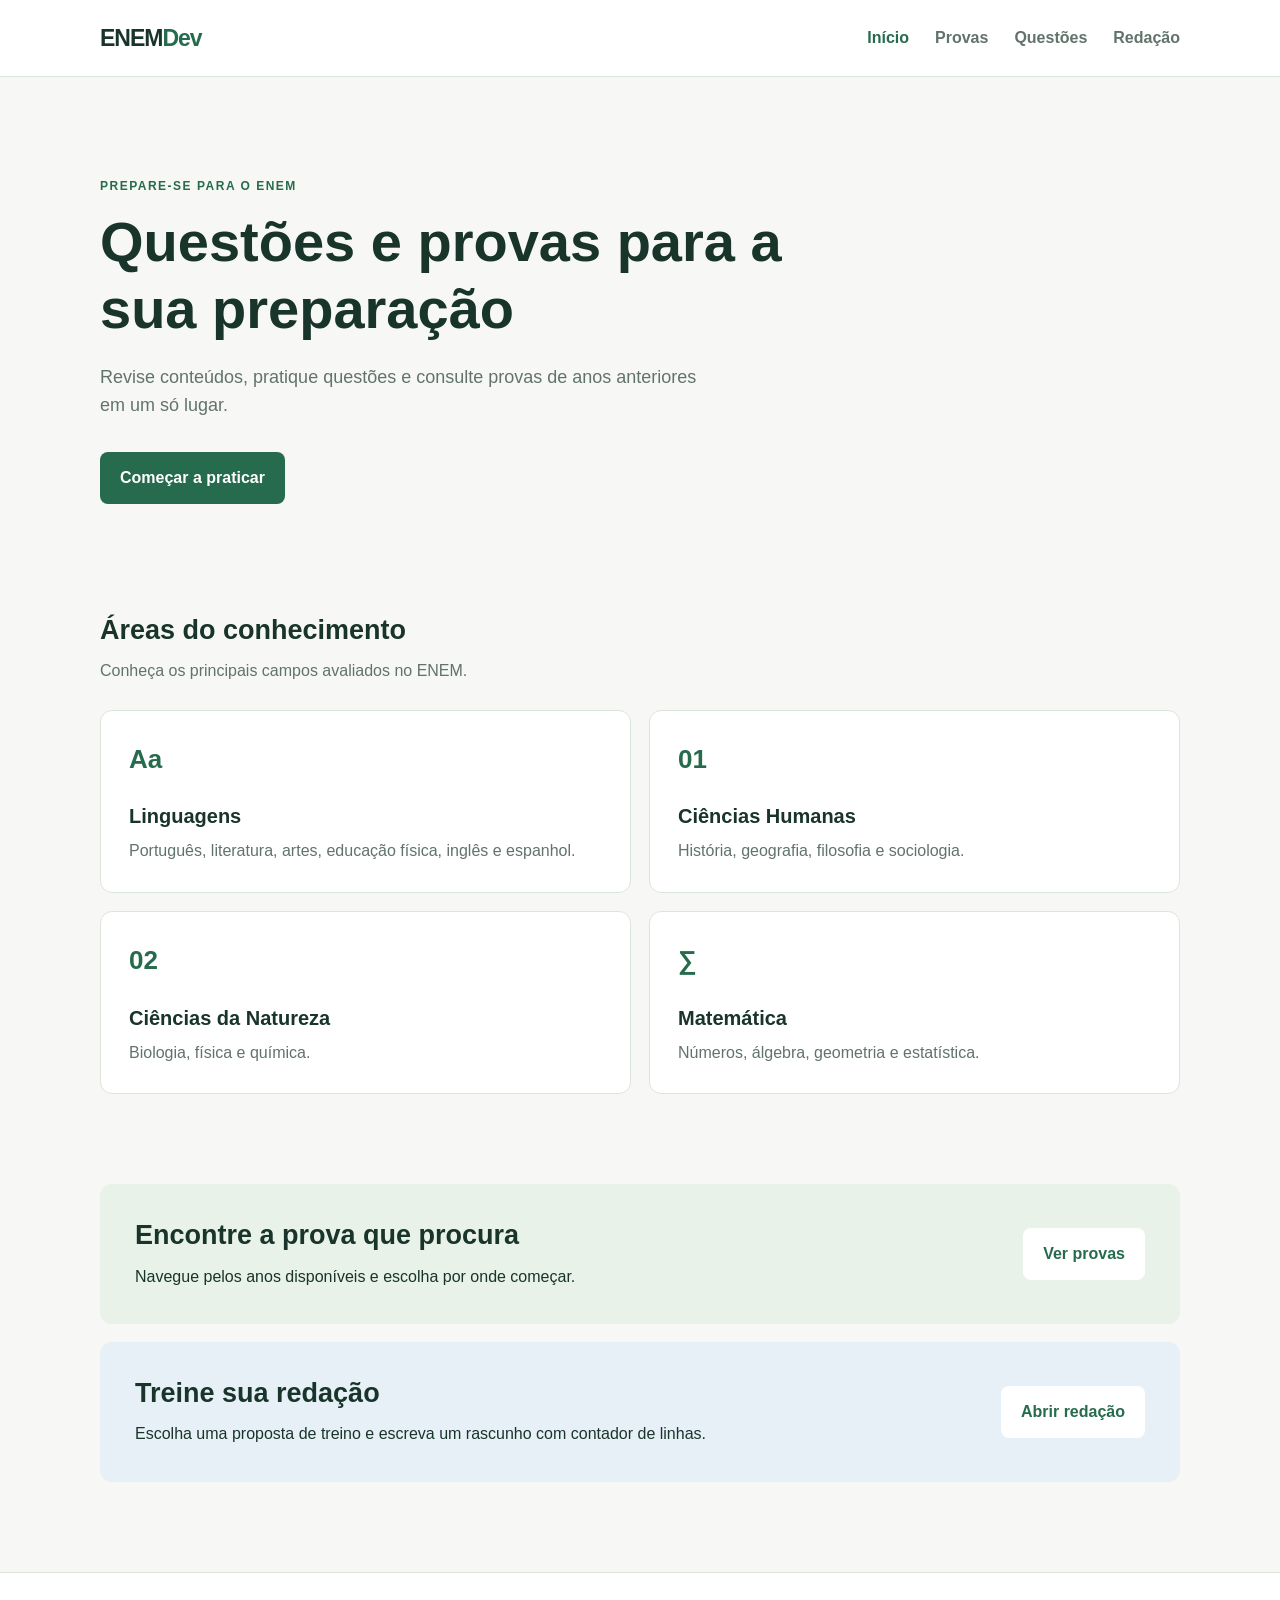
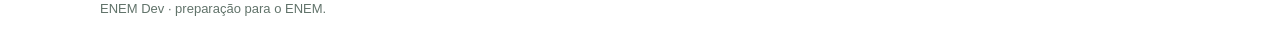
<file: index.html>
<!doctype html>
<html lang="pt-BR">
  <head>
    <meta charset="UTF-8" />
    <meta http-equiv="refresh" content="0; url=web/home.html" />
    <title>ENEM Dev</title>
  </head>
  <body>
    <p><a href="web/home.html">Abrir home</a></p>
  </body>
</html>
</file>
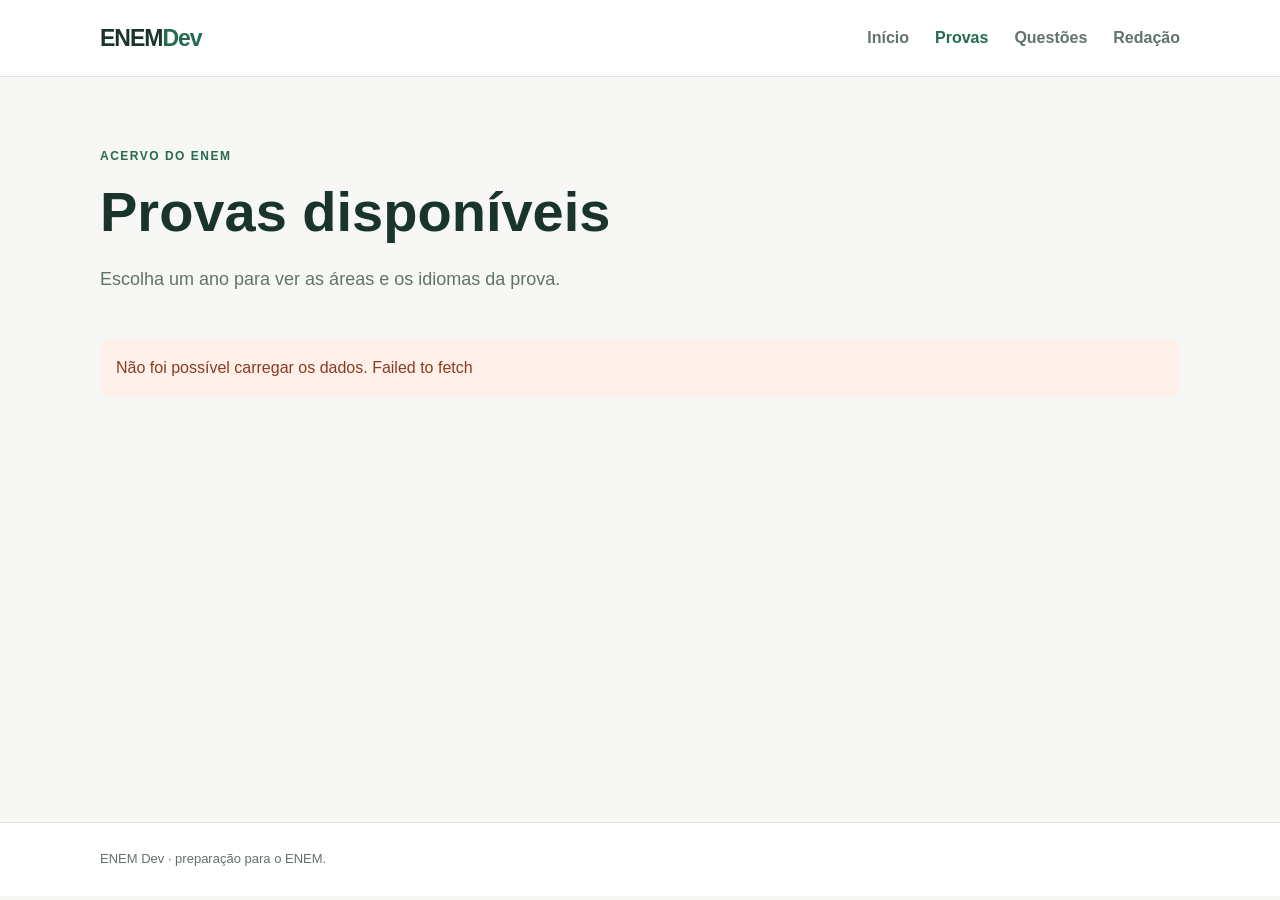
<file: web/enem.html>
<!DOCTYPE html>
<html lang="pt-BR">

<head>
  <meta charset="UTF-8">
  <meta name="viewport" content="width=device-width, initial-scale=1.0">
  <title>Provas | ENEM Dev</title>
  <link rel="stylesheet" href="style.css">
  <script src="script.js" defer></script>
</head>

<body data-page="provas">
  <header class="site-header">
    <div class="container header-content">
      <a class="logo" href="home.html">ENEM<span>Dev</span></a>

      <nav aria-label="Navegação principal">
        <a href="home.html">Início</a>
        <a class="active" href="enem.html">Provas</a>
        <a href="questoes.html">Questões</a>
        <a href="redacao.html">Redação</a>
      </nav>
    </div>
  </header>

  <main class="container page-content">
    <section class="page-heading">
      <p class="tag">ACERVO DO ENEM</p>
      <h1>Provas disponíveis</h1>
      <p>Escolha um ano para ver as áreas e os idiomas da prova.</p>
    </section>

    <p id="provas-status" class="status" role="status">Carregando provas...</p>
    <div id="lista-provas" class="exam-grid"></div>

    <section id="detalhes-prova" class="detail-box" hidden>
      <h2 id="titulo-prova"></h2>
      <p id="info-prova"></p>
      <div id="areas-prova" class="chips"></div>
      <a id="link-questoes" class="button" href="questoes.html">Ver questões da prova</a>
    </section>
  </main>

  <footer class="site-footer">
    <div class="container">
      ENEM Dev · preparação para o ENEM.
    </div>
  </footer>
</body>

</html>
</file>
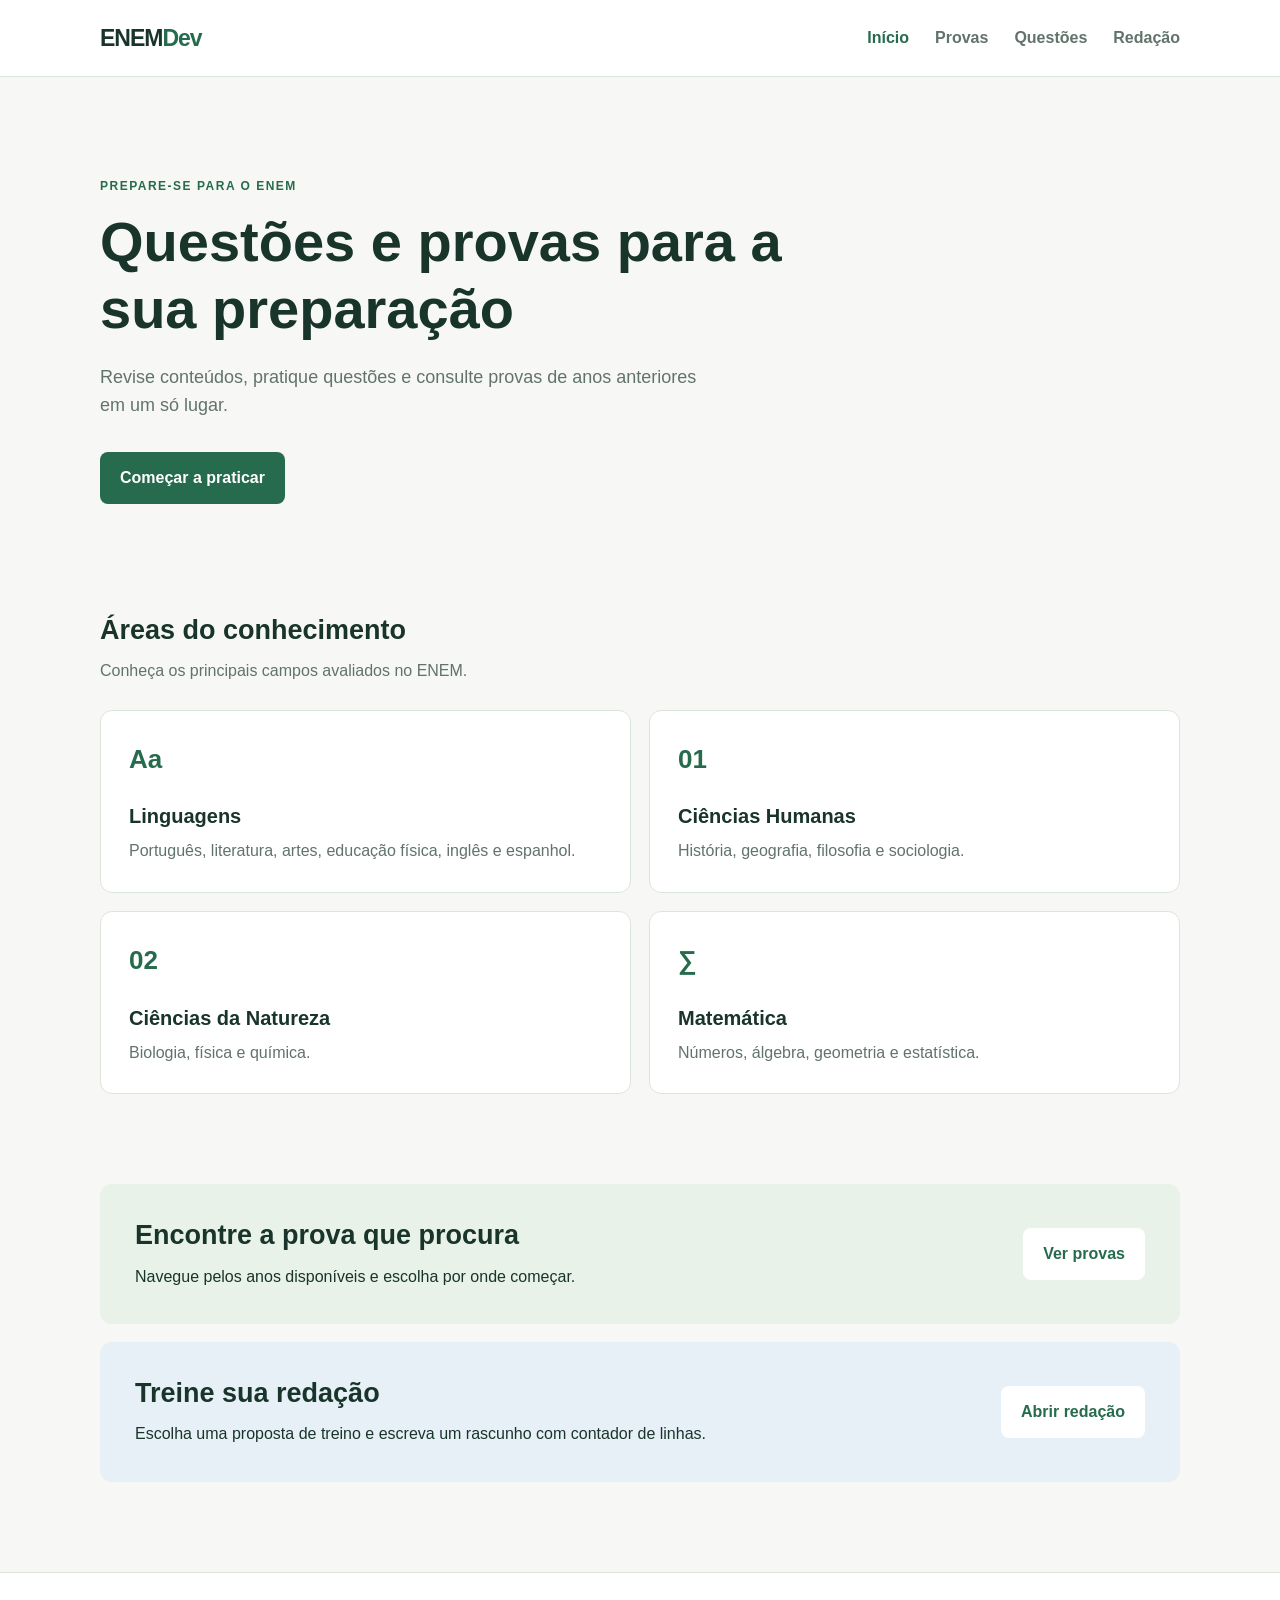
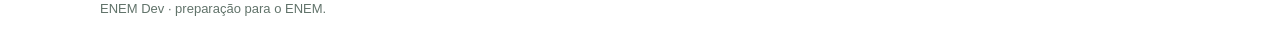
<file: web/home.html>
<!DOCTYPE html>
<html lang="pt-BR">

<head>
  <meta charset="UTF-8">
  <meta name="viewport" content="width=device-width, initial-scale=1.0">
  <meta name="description" content="Pratique com provas e questões de anos anteriores do ENEM.">
  <title>Início | ENEM Dev</title>
  <link rel="stylesheet" href="style.css">
</head>

<body>
  <header class="site-header">
    <div class="container header-content">
      <a class="logo" href="home.html">ENEM<span>Dev</span></a>

      <nav aria-label="Navegação principal">
        <a class="active" href="home.html">Início</a>
        <a href="enem.html">Provas</a>
        <a href="questoes.html">Questões</a>
        <a href="redacao.html">Redação</a>
      </nav>
    </div>
  </header>

  <main class="container">
    <section class="intro">
      <p class="tag">PREPARE-SE PARA O ENEM</p>
      <h1>Questões e provas para a sua preparação</h1>
      <p>
        Revise conteúdos, pratique questões e consulte provas de anos anteriores
        em um só lugar.
      </p>
      <a class="button" href="questoes.html">Começar a praticar</a>
    </section>

    <section class="section">
      <div class="section-title">
        <h2>Áreas do conhecimento</h2>
        <p>Conheça os principais campos avaliados no ENEM.</p>
      </div>

      <div class="area-grid">
        <article class="area-card">
          <span class="area-icon">Aa</span>
          <h3>Linguagens</h3>
          <p>Português, literatura, artes, educação física, inglês e espanhol.</p>
        </article>

        <article class="area-card">
          <span class="area-icon">01</span>
          <h3>Ciências Humanas</h3>
          <p>História, geografia, filosofia e sociologia.</p>
        </article>

        <article class="area-card">
          <span class="area-icon">02</span>
          <h3>Ciências da Natureza</h3>
          <p>Biologia, física e química.</p>
        </article>

        <article class="area-card">
          <span class="area-icon">∑</span>
          <h3>Matemática</h3>
          <p>Números, álgebra, geometria e estatística.</p>
        </article>
      </div>
    </section>

    <section class="simple-banner proof-banner">
      <div>
        <h2>Encontre a prova que procura</h2>
        <p>Navegue pelos anos disponíveis e escolha por onde começar.</p>
      </div>
      <a class="button button-light" href="enem.html">Ver provas</a>
    </section>

    <section class="simple-banner writing-banner">
      <div>
        <h2>Treine sua redação</h2>
        <p>Escolha uma proposta de treino e escreva um rascunho com contador de linhas.</p>
      </div>
      <a class="button button-light" href="redacao.html">Abrir redação</a>
    </section>
  </main>

  <footer class="site-footer">
    <div class="container">
      ENEM Dev · preparação para o ENEM.
    </div>
  </footer>
</body>

</html>
</file>
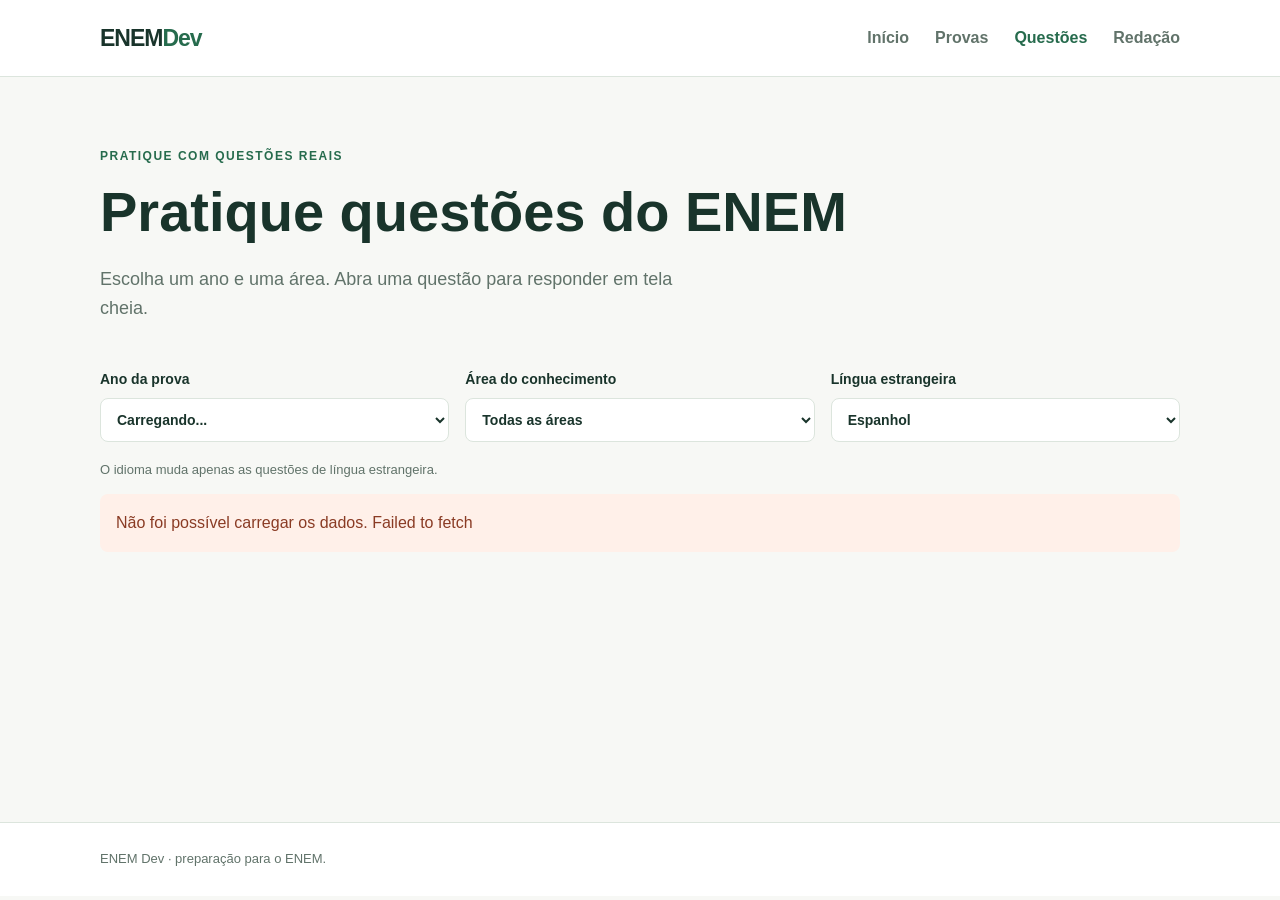
<file: web/questoes.html>
<!DOCTYPE html>
<html lang="pt-BR">

<head>
  <meta charset="UTF-8">
  <meta name="viewport" content="width=device-width, initial-scale=1.0">
  <title>Questões | ENEM Dev</title>
  <link rel="stylesheet" href="style.css">
  <script src="script.js" defer></script>
</head>

<body data-page="questoes">
  <header class="site-header">
    <div class="container header-content">
      <a class="logo" href="home.html">ENEM<span>Dev</span></a>

      <nav aria-label="Navegação principal">
        <a href="home.html">Início</a>
        <a href="enem.html">Provas</a>
        <a class="active" href="questoes.html">Questões</a>
        <a href="redacao.html">Redação</a>
      </nav>
    </div>
  </header>

  <main class="container page-content">
    <section class="page-heading">
      <p class="tag">PRATIQUE COM QUESTÕES REAIS</p>
      <h1>Pratique questões do ENEM</h1>
      <p>Escolha um ano e uma área. Abra uma questão para responder em tela cheia.</p>
    </section>

    <section class="filters" aria-label="Filtros das questões">
      <label>
        Ano da prova
        <select id="ano">
          <option value="">Carregando...</option>
        </select>
      </label>

      <label>
        Área do conhecimento
        <select id="area">
          <option value="todas">Todas as áreas</option>
          <option value="linguagens">Linguagens</option>
          <option value="ciencias-humanas">Ciências Humanas</option>
          <option value="ciencias-natureza">Ciências da Natureza</option>
          <option value="matematica">Matemática</option>
        </select>
      </label>

      <label>
        Língua estrangeira
        <select id="idioma">
          <option value="espanhol">Espanhol</option>
          <option value="ingles">Inglês</option>
        </select>
      </label>
    </section>

    <p class="note">O idioma muda apenas as questões de língua estrangeira.</p>
    <p id="questoes-status" class="status" role="status">Carregando questões...</p>
    <div id="lista-questoes" class="question-list"></div>

    <div id="paginacao" class="pagination" hidden>
      <button id="anterior" type="button">← Anterior</button>
      <span id="pagina-atual"></span>
      <button id="proxima" type="button">Próxima →</button>
    </div>

    <dialog id="questao-aberta" class="question-detail" aria-labelledby="titulo-questao">
      <div class="question-topbar">
        <div class="question-topbar-inner">
          <span id="posicao-questao"></span>

          <div class="question-topbar-actions">
            <button id="questao-anterior" class="secondary-button" type="button" hidden>← Anterior</button>
            <button id="proxima-questao" class="button" type="button" hidden>Próxima →</button>
            <button id="fechar-questao" class="close-button" type="button" aria-label="Fechar questão">×</button>
          </div>
        </div>
      </div>

      <div class="question-content">
        <h2 id="titulo-questao"></h2>
        <div id="enunciado"></div>
        <div id="alternativas"></div>
        <p id="resposta" class="answer-message" role="status" hidden></p>
        <p id="fim-questoes" class="question-end" hidden>Você chegou ao fim das questões desta seleção.</p>
      </div>
    </dialog>
  </main>

  <footer class="site-footer">
    <div class="container">
      ENEM Dev · preparação para o ENEM.
    </div>
  </footer>
</body>

</html>
</file>
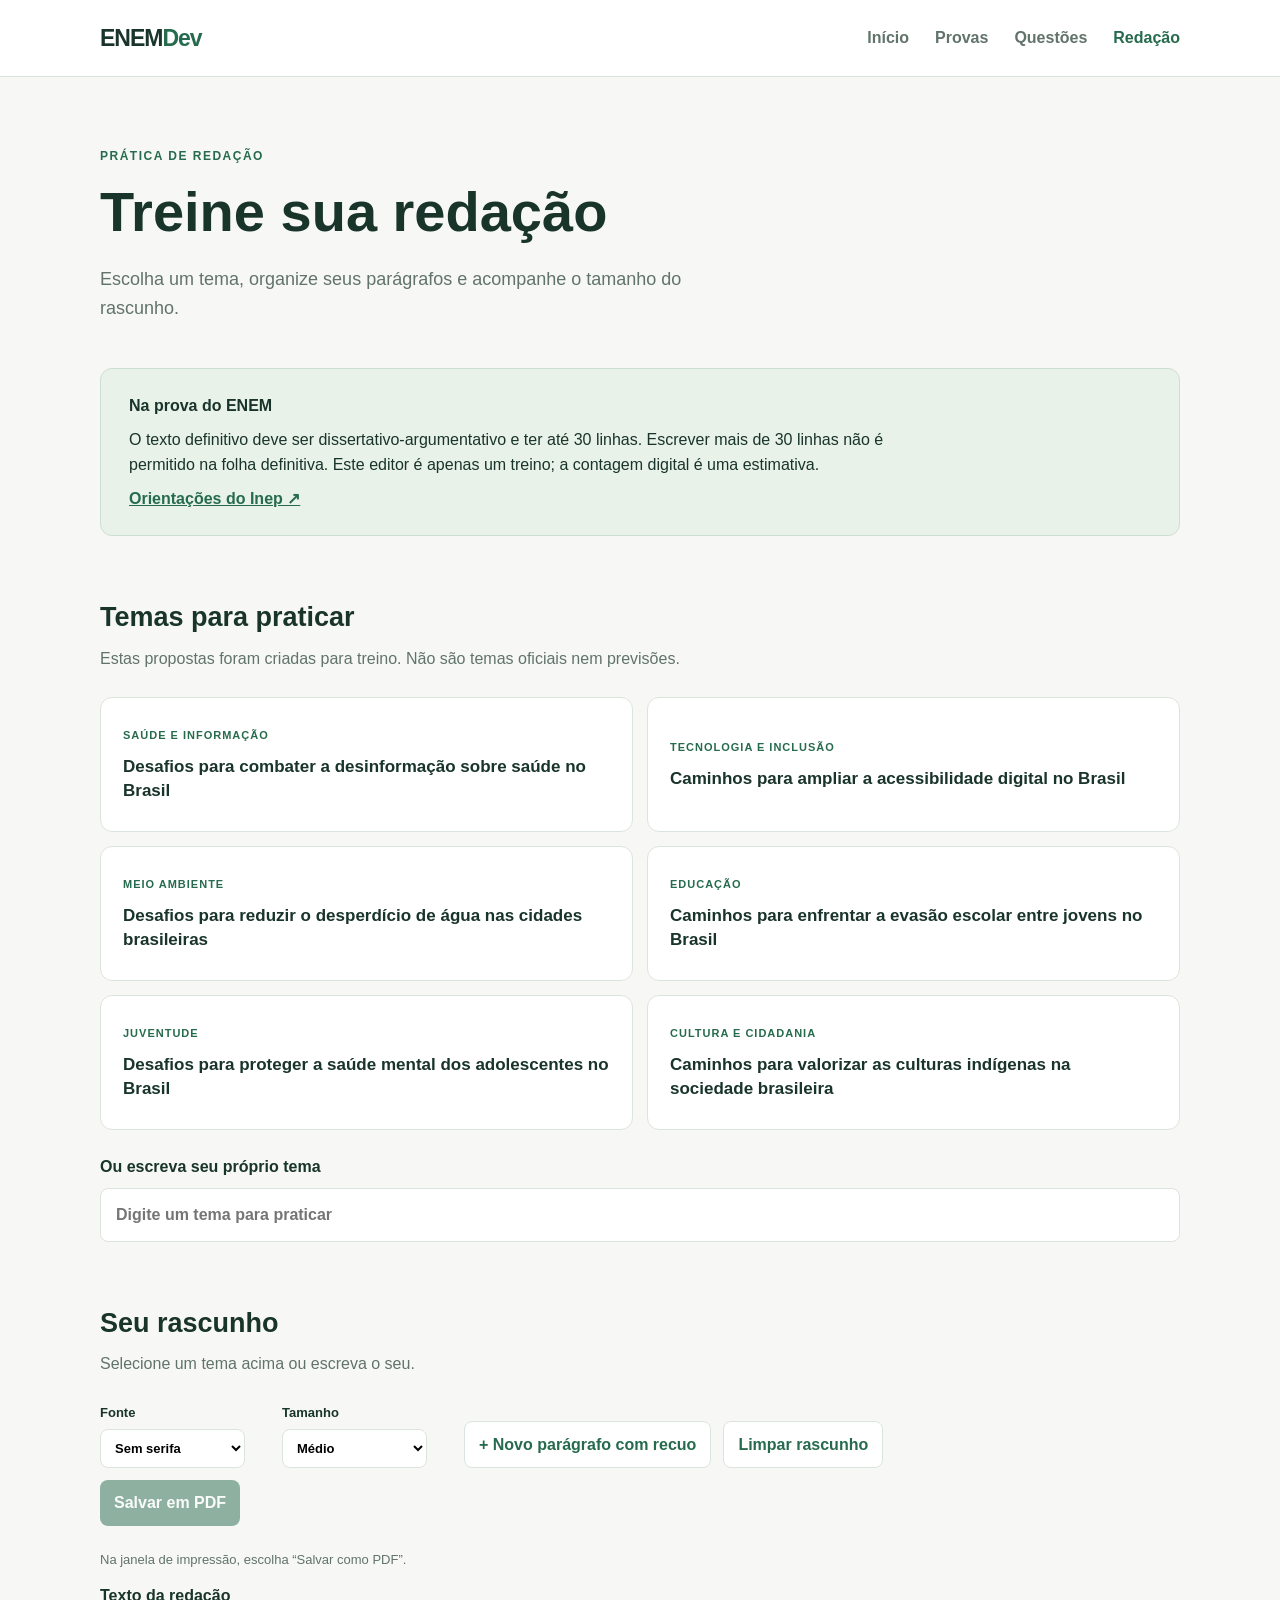
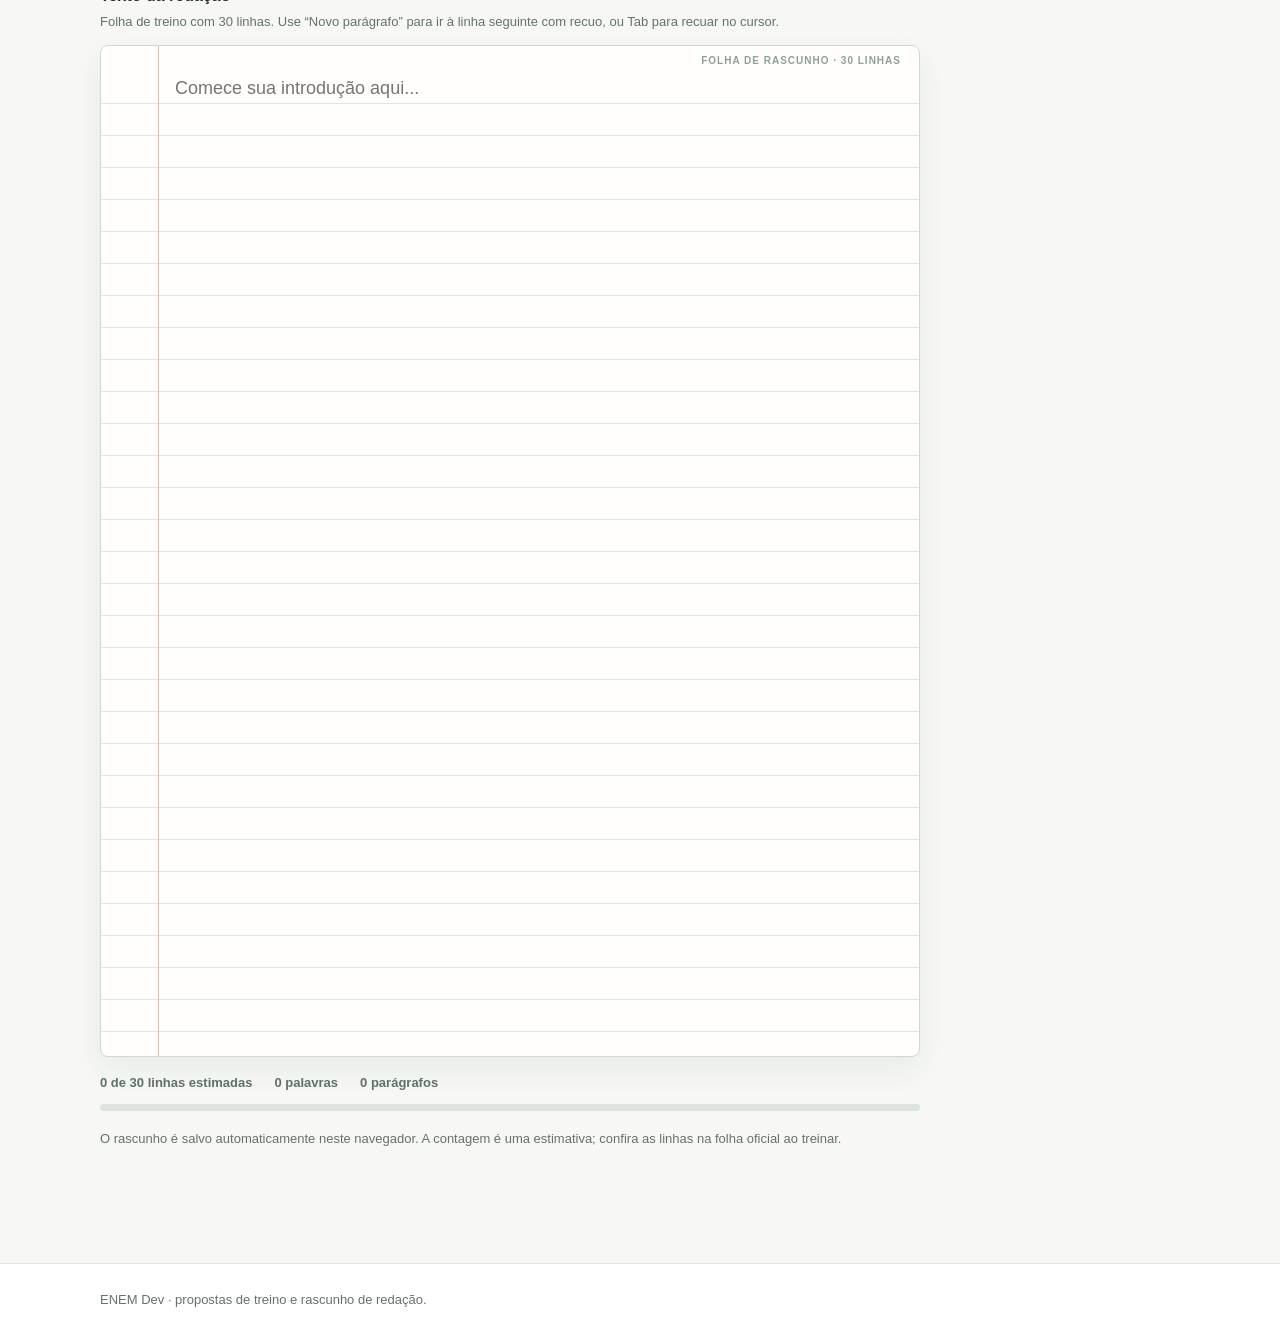
<file: web/redacao.html>
<!DOCTYPE html>
<html lang="pt-BR">

<head>
  <meta charset="UTF-8">
  <meta name="viewport" content="width=device-width, initial-scale=1.0">
  <meta name="description" content="Escolha um tema de treino e escreva um rascunho de redação para o ENEM.">
  <title>Redação | ENEM Dev</title>
  <link rel="stylesheet" href="style.css">
  <script src="redacao.js" defer></script>
</head>

<body>
  <header class="site-header">
    <div class="container header-content">
      <a class="logo" href="home.html">ENEM<span>Dev</span></a>

      <nav aria-label="Navegação principal">
        <a href="home.html">Início</a>
        <a href="enem.html">Provas</a>
        <a href="questoes.html">Questões</a>
        <a class="active" href="redacao.html">Redação</a>
      </nav>
    </div>
  </header>

  <main class="container page-content">
    <section class="page-heading">
      <p class="tag">PRÁTICA DE REDAÇÃO</p>
      <h1>Treine sua redação</h1>
      <p>Escolha um tema, organize seus parágrafos e acompanhe o tamanho do rascunho.</p>
    </section>

    <section class="writing-info" aria-label="Informação sobre a prova">
      <strong>Na prova do ENEM</strong>
      <p>
        O texto definitivo deve ser dissertativo-argumentativo e ter até 30 linhas.
        Escrever mais de 30 linhas não é permitido na folha definitiva.
        Este editor é apenas um treino; a contagem digital é uma estimativa.
      </p>
      <a href="https://www.gov.br/inep/pt-br/centrais-de-conteudo/noticias/enem/enem-2026-cartilha-da-redacao-esta-disponivel"
         target="_blank" rel="noopener noreferrer">Orientações do Inep ↗</a>
    </section>

    <section class="section writing-section" aria-labelledby="temas-titulo">
      <div class="section-title">
        <h2 id="temas-titulo">Temas para praticar</h2>
        <p>Estas propostas foram criadas para treino. Não são temas oficiais nem previsões.</p>
      </div>

      <div class="theme-grid" id="lista-temas">
        <button class="theme-card" type="button" data-tema="Desafios para combater a desinformação sobre saúde no Brasil" aria-pressed="false">
          <span>SAÚDE E INFORMAÇÃO</span>
          <strong>Desafios para combater a desinformação sobre saúde no Brasil</strong>
        </button>

        <button class="theme-card" type="button" data-tema="Caminhos para ampliar a acessibilidade digital no Brasil" aria-pressed="false">
          <span>TECNOLOGIA E INCLUSÃO</span>
          <strong>Caminhos para ampliar a acessibilidade digital no Brasil</strong>
        </button>

        <button class="theme-card" type="button" data-tema="Desafios para reduzir o desperdício de água nas cidades brasileiras" aria-pressed="false">
          <span>MEIO AMBIENTE</span>
          <strong>Desafios para reduzir o desperdício de água nas cidades brasileiras</strong>
        </button>

        <button class="theme-card" type="button" data-tema="Caminhos para enfrentar a evasão escolar entre jovens no Brasil" aria-pressed="false">
          <span>EDUCAÇÃO</span>
          <strong>Caminhos para enfrentar a evasão escolar entre jovens no Brasil</strong>
        </button>

        <button class="theme-card" type="button" data-tema="Desafios para proteger a saúde mental dos adolescentes no Brasil" aria-pressed="false">
          <span>JUVENTUDE</span>
          <strong>Desafios para proteger a saúde mental dos adolescentes no Brasil</strong>
        </button>

        <button class="theme-card" type="button" data-tema="Caminhos para valorizar as culturas indígenas na sociedade brasileira" aria-pressed="false">
          <span>CULTURA E CIDADANIA</span>
          <strong>Caminhos para valorizar as culturas indígenas na sociedade brasileira</strong>
        </button>
      </div>

      <label class="custom-theme" for="tema-livre">
        Ou escreva seu próprio tema
        <input id="tema-livre" type="text" maxlength="180" placeholder="Digite um tema para praticar">
      </label>
    </section>

    <section class="section writing-section" aria-labelledby="rascunho-titulo">
      <div class="section-title">
        <h2 id="rascunho-titulo">Seu rascunho</h2>
        <p id="tema-selecionado">Selecione um tema acima ou escreva o seu.</p>
      </div>

      <div class="editor-toolbar">
        <label for="fonte">Fonte
          <select id="fonte">
            <option value="arial">Sem serifa</option>
            <option value="georgia">Com serifa</option>
            <option value="mono">Monoespaçada</option>
          </select>
        </label>

        <label for="tamanho">Tamanho
          <select id="tamanho">
            <option value="16">Pequeno</option>
            <option value="18" selected>Médio</option>
            <option value="20">Grande</option>
          </select>
        </label>

        <button id="novo-paragrafo" class="secondary-button" type="button">+ Novo parágrafo com recuo</button>
        <button id="limpar-rascunho" class="secondary-button" type="button">Limpar rascunho</button>
        <button id="salvar-pdf" class="button" type="button" aria-describedby="ajuda-pdf">Salvar em PDF</button>
      </div>

      <p id="ajuda-pdf" class="editor-hint">Na janela de impressão, escolha “Salvar como PDF”.</p>

      <label class="editor-label" for="rascunho">Texto da redação</label>
      <p class="editor-hint">Folha de treino com 30 linhas. Use “Novo parágrafo” para ir à linha seguinte com recuo, ou Tab para recuar no cursor.</p>

      <div class="writing-sheet">
        <div class="paper">
          <textarea id="rascunho" spellcheck="true" aria-describedby="editor-limite"
                    placeholder="Comece sua introdução aqui..."></textarea>
        </div>

        <div class="editor-stats">
          <span id="contador-linhas">0 de 30 linhas estimadas</span>
          <span id="contador-palavras">0 palavras</span>
          <span id="contador-paragrafos">0 parágrafos</span>
        </div>

        <div class="line-progress" aria-hidden="true"><span id="progresso-linhas"></span></div>

        <p id="aviso-linhas" class="line-warning" role="status" hidden>
          Seu texto passou de 30 linhas estimadas. No ENEM, a redação definitiva
          deve caber em até 30 linhas; texto além disso não é permitido.
        </p>

        <p id="editor-limite" class="note">
          O rascunho é salvo automaticamente neste navegador. A contagem é uma estimativa;
          confira as linhas na folha oficial ao treinar.
        </p>
      </div>
    </section>
  </main>

  <footer class="site-footer">
    <div class="container">ENEM Dev · propostas de treino e rascunho de redação.</div>
  </footer>

  <article id="rascunho-pdf" class="print-draft">
    <h1 id="pdf-tema"></h1>
    <div id="pdf-texto" class="print-draft-text"></div>
  </article>
</body>

</html>
</file>
<file: web/style.css>
:root {
  --background: #f7f8f5;
  --surface: #ffffff;
  --text: #19342b;
  --muted: #61736a;
  --border: #dce5dd;
  --green: #266b4d;
  --light-green: #e8f2e8;
}

* {
  box-sizing: border-box;
}

body {
  margin: 0;
  background: var(--background);
  color: var(--text);
  font-family: Arial, Helvetica, sans-serif;
  line-height: 1.6;
}

button,
select {
  font: inherit;
}

a {
  color: inherit;
  text-decoration: none;
}

img {
  max-width: 100%;
  height: auto;
}

[hidden] {
  display: none !important;
}

.container {
  width: min(1080px, calc(100% - 40px));
  margin: 0 auto;
}

.site-header {
  background: var(--surface);
  border-bottom: 1px solid var(--border);
}

.header-content {
  min-height: 76px;
  display: flex;
  align-items: center;
  justify-content: space-between;
  gap: 24px;
}

.logo {
  font-size: 23px;
  font-weight: 800;
  letter-spacing: -1px;
}

.logo span {
  color: var(--green);
}

nav {
  display: flex;
  gap: 26px;
}

nav a {
  color: var(--muted);
  font-weight: 600;
}

nav a:hover,
nav a.active {
  color: var(--green);
}

h1,
h2,
h3 {
  line-height: 1.2;
}

h1 {
  font-size: clamp(36px, 5vw, 56px);
  margin: 12px 0 20px;
}

h2 {
  font-size: 27px;
  margin: 0 0 12px;
}

h3 {
  font-size: 20px;
  margin: 0 0 10px;
}

p {
  margin-top: 0;
}

.tag {
  color: var(--green);
  font-size: 12px;
  font-weight: 800;
  letter-spacing: 1.5px;
}

.intro {
  padding: 100px 0 110px;
  max-width: 720px;
}

.intro > p:not(.tag),
.page-heading > p:not(.tag) {
  color: var(--muted);
  font-size: 18px;
  max-width: 620px;
}

.button {
  display: inline-block;
  border: 0;
  border-radius: 8px;
  background: var(--green);
  color: white;
  padding: 13px 20px;
  font-weight: 700;
  cursor: pointer;
}

.button:hover {
  background: #1b523a;
}

.intro .button {
  margin-top: 14px;
}

.section {
  padding-bottom: 90px;
}

.section-title {
  margin-bottom: 26px;
}

.section-title p,
.note {
  color: var(--muted);
}

.area-grid {
  display: grid;
  grid-template-columns: repeat(2, 1fr);
  gap: 18px;
}

.area-card,
.exam-card,
.question-card,
.detail-box {
  background: var(--surface);
  border: 1px solid var(--border);
  border-radius: 12px;
}

.area-card {
  padding: 28px;
}

.exam-card:hover,
.question-card:hover {
  border-color: var(--green);
}

.area-icon {
  display: inline-block;
  margin-bottom: 24px;
  color: var(--green);
  font-size: 26px;
  font-weight: 800;
}

.area-card p {
  color: var(--muted);
  margin-bottom: 0;
}

.note {
  font-size: 13px;
  margin-top: 18px;
}

.simple-banner {
  display: flex;
  justify-content: space-between;
  align-items: center;
  gap: 25px;
  margin-bottom: 90px;
  padding: 35px;
  border-radius: 12px;
  background: var(--light-green);
}

.simple-banner p {
  margin-bottom: 0;
}

.proof-banner {
  margin-bottom: 18px;
}

.writing-banner {
  background: #e7f0f7;
}

.button-light {
  background: white;
  color: var(--green);
  white-space: nowrap;
}

.button-light:hover {
  background: #f5faf5;
}

.page-content {
  min-height: calc(100vh - 155px);
  padding-top: 70px;
  padding-bottom: 100px;
}

.page-heading {
  margin-bottom: 45px;
}

.status {
  padding: 16px;
  border-radius: 8px;
  background: var(--light-green);
  color: var(--green);
}

.status.error {
  background: #fff0e9;
  color: #8a3b24;
}

.exam-grid {
  display: grid;
  grid-template-columns: repeat(3, 1fr);
  gap: 16px;
}

.exam-card {
  padding: 25px;
  text-align: left;
  cursor: pointer;
}

.exam-card strong {
  display: block;
  font-size: 26px;
  margin-bottom: 10px;
}

.exam-card span {
  color: var(--muted);
  font-size: 14px;
}

.detail-box {
  margin-top: 35px;
  padding: 30px;
  scroll-margin-top: 24px;
}

.detail-box p {
  color: var(--muted);
}

.chips {
  display: flex;
  flex-wrap: wrap;
  gap: 8px;
  margin: 22px 0 28px;
}

.chips span {
  border-radius: 30px;
  background: var(--light-green);
  padding: 8px 12px;
  color: var(--green);
  font-size: 13px;
  font-weight: 700;
}

.filters {
  display: grid;
  grid-template-columns: repeat(3, 1fr);
  gap: 16px;
}

.filters label {
  font-size: 14px;
  font-weight: 700;
}

.filters select {
  display: block;
  width: 100%;
  margin-top: 8px;
  padding: 12px;
  border: 1px solid var(--border);
  border-radius: 8px;
  background: white;
  color: var(--text);
}

.question-list {
  display: grid;
  gap: 12px;
}

.question-card {
  width: 100%;
  padding: 18px 22px;
  text-align: left;
  cursor: pointer;
}

.question-card strong {
  display: block;
  font-size: 17px;
}

.question-card span {
  color: var(--muted);
  font-size: 13px;
}

.pagination {
  display: flex;
  justify-content: space-between;
  align-items: center;
  gap: 12px;
  margin-top: 25px;
}

.pagination button,
.close-button {
  border: 1px solid var(--border);
  border-radius: 8px;
  background: white;
  padding: 9px 13px;
  cursor: pointer;
}

.pagination button:disabled {
  opacity: 0.4;
  cursor: default;
}

.question-detail {
  position: fixed;
  inset: 0;
  width: 100vw;
  height: 100vh;
  height: 100dvh;
  max-width: none;
  max-height: none;
  margin: 0;
  padding: 0;
  border: 0;
  border-radius: 0;
  background: var(--background);
  color: var(--text);
  overflow-y: auto;
}

body.question-open {
  overflow: hidden;
}

.question-topbar {
  position: sticky;
  top: 0;
  z-index: 2;
  background: white;
  border-bottom: 1px solid var(--border);
}

.question-topbar-inner {
  display: flex;
  align-items: center;
  justify-content: space-between;
  width: min(1080px, 100%);
  min-height: 72px;
  margin: 0 auto;
  padding: 12px 24px;
  gap: 16px;
}

.question-topbar-inner > span {
  color: var(--muted);
  font-size: 14px;
  font-weight: 700;
}

.question-topbar-actions {
  display: flex;
  align-items: center;
  gap: 10px;
}

.question-topbar-actions .button,
.question-topbar-actions .secondary-button {
  padding: 9px 13px;
}

.close-button {
  font-size: 24px;
  line-height: 1;
}

.question-content {
  width: min(860px, calc(100% - 40px));
  margin: 32px auto 80px;
  padding: 34px;
  border: 1px solid var(--border);
  border-radius: 12px;
  background: white;
}

.question-content h2 {
  margin-bottom: 26px;
}

.question-detail #enunciado p,
.question-detail #enunciado div {
  color: var(--text);
}

.question-detail img {
  display: block;
  max-height: 500px;
  margin: 16px 0;
}

.alternative {
  display: flex;
  gap: 14px;
  width: 100%;
  margin-top: 10px;
  padding: 14px;
  border: 1px solid var(--border);
  border-radius: 8px;
  background: white;
  text-align: left;
  cursor: pointer;
}

.alternative strong {
  color: var(--green);
}

.alternative.correct {
  border-color: #41905d;
  background: #ebf7ee;
}

.alternative.wrong {
  border-color: #d2785c;
  background: #fff0e9;
}

.answer-message {
  margin: 20px 0 0;
  font-weight: 700;
}

.question-topbar-actions button:disabled {
  opacity: 0.5;
  cursor: wait;
}

.question-end {
  margin-top: 24px;
  color: var(--green);
  font-weight: 700;
}

.site-footer {
  border-top: 1px solid var(--border);
  background: white;
  color: var(--muted);
  font-size: 13px;
  padding: 26px 0;
}

.site-footer a {
  color: var(--green);
  text-decoration: underline;
}

.writing-info {
  padding: 24px 28px;
  border: 1px solid #cbded1;
  border-radius: 12px;
  background: var(--light-green);
}

.writing-info p {
  max-width: 820px;
  margin: 8px 0;
}

.writing-info a {
  color: var(--green);
  font-weight: 700;
  text-decoration: underline;
}

.writing-section {
  padding-top: 65px;
  padding-bottom: 0;
}

.theme-grid {
  display: grid;
  grid-template-columns: repeat(2, 1fr);
  gap: 14px;
}

.theme-card {
  min-height: 135px;
  padding: 22px;
  border: 1px solid var(--border);
  border-radius: 12px;
  background: white;
  color: var(--text);
  text-align: left;
  cursor: pointer;
}

.theme-card:hover,
.theme-card[aria-pressed="true"] {
  border-color: var(--green);
  background: #f4faf4;
}

.theme-card span {
  display: block;
  margin-bottom: 10px;
  color: var(--green);
  font-size: 11px;
  font-weight: 800;
  letter-spacing: 1px;
}

.theme-card strong {
  display: block;
  font-size: 17px;
  line-height: 1.4;
}

.custom-theme {
  display: block;
  margin-top: 24px;
  font-weight: 700;
}

.custom-theme input {
  display: block;
  width: 100%;
  margin-top: 8px;
  padding: 13px 15px;
  border: 1px solid var(--border);
  border-radius: 8px;
  background: white;
  font: inherit;
}

.editor-toolbar {
  display: flex;
  flex-wrap: wrap;
  align-items: end;
  gap: 12px;
  max-width: 820px;
  margin: 24px 0;
}

.editor-toolbar label {
  width: 170px;
  font-size: 13px;
  font-weight: 700;
}

.editor-toolbar select {
  display: block;
  min-width: 145px;
  margin-top: 6px;
  padding: 10px;
  border: 1px solid var(--border);
  border-radius: 8px;
  background: white;
}

.secondary-button {
  padding: 10px 14px;
  border: 1px solid var(--border);
  border-radius: 8px;
  background: white;
  color: var(--green);
  font-weight: 700;
  cursor: pointer;
}

.secondary-button:hover {
  border-color: var(--green);
}

.editor-toolbar .button {
  padding: 10px 14px;
}

.editor-toolbar button:disabled {
  opacity: 0.5;
  cursor: default;
}

.editor-label {
  display: block;
  margin-bottom: 4px;
  font-weight: 700;
}

.editor-hint {
  max-width: 820px;
  margin-bottom: 12px;
  color: var(--muted);
  font-size: 13px;
}

.writing-sheet {
  width: min(820px, 100%);
}

.paper {
  --paper-line: 32px;
  position: relative;
  width: 100%;
  height: 1012px;
  overflow: hidden;
  border: 1px solid #cbd9d0;
  border-radius: 8px;
  background: #fffefa;
  box-shadow: 0 12px 30px rgba(25, 52, 43, 0.07);
}

.paper::before {
  content: '';
  position: absolute;
  z-index: 1;
  top: 0;
  bottom: 0;
  left: 57px;
  width: 1px;
  background: #e6b9ac;
  pointer-events: none;
}

.paper::after {
  content: 'FOLHA DE RASCUNHO · 30 LINHAS';
  position: absolute;
  top: 7px;
  right: 18px;
  color: #8ca299;
  font-size: 10px;
  font-weight: 700;
  letter-spacing: 1px;
  pointer-events: none;
}

.paper:focus-within {
  outline: 2px solid var(--green);
  outline-offset: 2px;
}

#rascunho {
  display: block;
  width: 100%;
  height: 100%;
  padding: 26px 24px 26px 74px;
  border: 0;
  border-radius: 0;
  background-color: transparent;
  background-image:
    linear-gradient(to bottom, #fffefa 0 26px, transparent 26px),
    repeating-linear-gradient(
      to bottom,
      transparent 0,
      transparent 31px,
      #dce7e1 31px,
      #dce7e1 32px
    );
  background-position: 0 0, 0 26px;
  background-repeat: no-repeat, repeat;
  color: var(--text);
  line-height: var(--paper-line);
  tab-size: 4;
  resize: none;
  overflow-y: auto;
}

.custom-theme input:focus,
.editor-toolbar select:focus {
  outline: 2px solid var(--green);
  outline-offset: 2px;
}

.editor-measure {
  position: absolute;
  top: -9999px;
  left: 0;
  box-sizing: border-box;
  height: auto;
  border: 0;
  visibility: hidden;
  white-space: pre-wrap;
  overflow-wrap: break-word;
  tab-size: 4;
}

.editor-stats {
  display: grid;
  grid-template-columns: repeat(3, max-content);
  gap: 22px;
  margin: 16px 0 10px;
  color: var(--muted);
  font-size: 13px;
  font-weight: 700;
}

.editor-stats.over-limit {
  color: #a53b2b;
}

.line-progress {
  height: 7px;
  overflow: hidden;
  border-radius: 20px;
  background: var(--border);
}

.line-progress span {
  display: block;
  width: 0;
  height: 100%;
  background: var(--green);
  transition: width 0.2s;
}

.line-progress.over-limit span {
  background: #c75a42;
}

.line-warning {
  margin: 16px 0;
  padding: 14px 16px;
  border-radius: 8px;
  background: #fff0e9;
  color: #8a3b24;
  font-weight: 700;
}

.print-draft {
  display: none;
}

@media print {
  @page {
    size: A4;
    margin: 0;
  }

  body {
    background: white;
    color: black;
  }

  body > :not(#rascunho-pdf) {
    display: none !important;
  }

  .print-draft {
    display: block;
    padding: 18mm;
    box-decoration-break: clone;
  }

  .print-draft h1 {
    margin: 0 0 12mm;
    font-size: 16pt;
    overflow-wrap: anywhere;
  }

  .print-draft-text {
    line-height: 8mm;
    white-space: pre-wrap;
    overflow-wrap: anywhere;
    tab-size: 4;
  }
}

@media (max-width: 700px) {
  .header-content,
  .simple-banner {
    flex-direction: column;
    align-items: flex-start;
    padding-top: 18px;
    padding-bottom: 18px;
  }

  nav {
    gap: 18px;
  }

  .intro {
    padding: 70px 0;
  }

  .area-grid,
  .exam-grid,
  .filters,
  .theme-grid {
    grid-template-columns: 1fr;
  }

  .page-content {
    padding-top: 50px;
  }

  .editor-toolbar {
    display: grid;
    grid-template-columns: repeat(2, minmax(0, 1fr));
  }

  .editor-toolbar label {
    width: auto;
  }

  .editor-toolbar select,
  .editor-toolbar button {
    width: 100%;
  }

  .paper::before {
    left: 40px;
  }

  #rascunho {
    padding-left: 52px;
  }

  .editor-stats {
    grid-template-columns: 1fr;
    gap: 4px;
  }

  .question-topbar-inner {
    display: block;
    padding: 12px 16px;
  }

  .question-topbar-actions {
    justify-content: space-between;
    margin-top: 8px;
  }

  .question-content {
    width: calc(100% - 24px);
    margin: 16px auto 40px;
    padding: 20px;
  }
}
</file>
